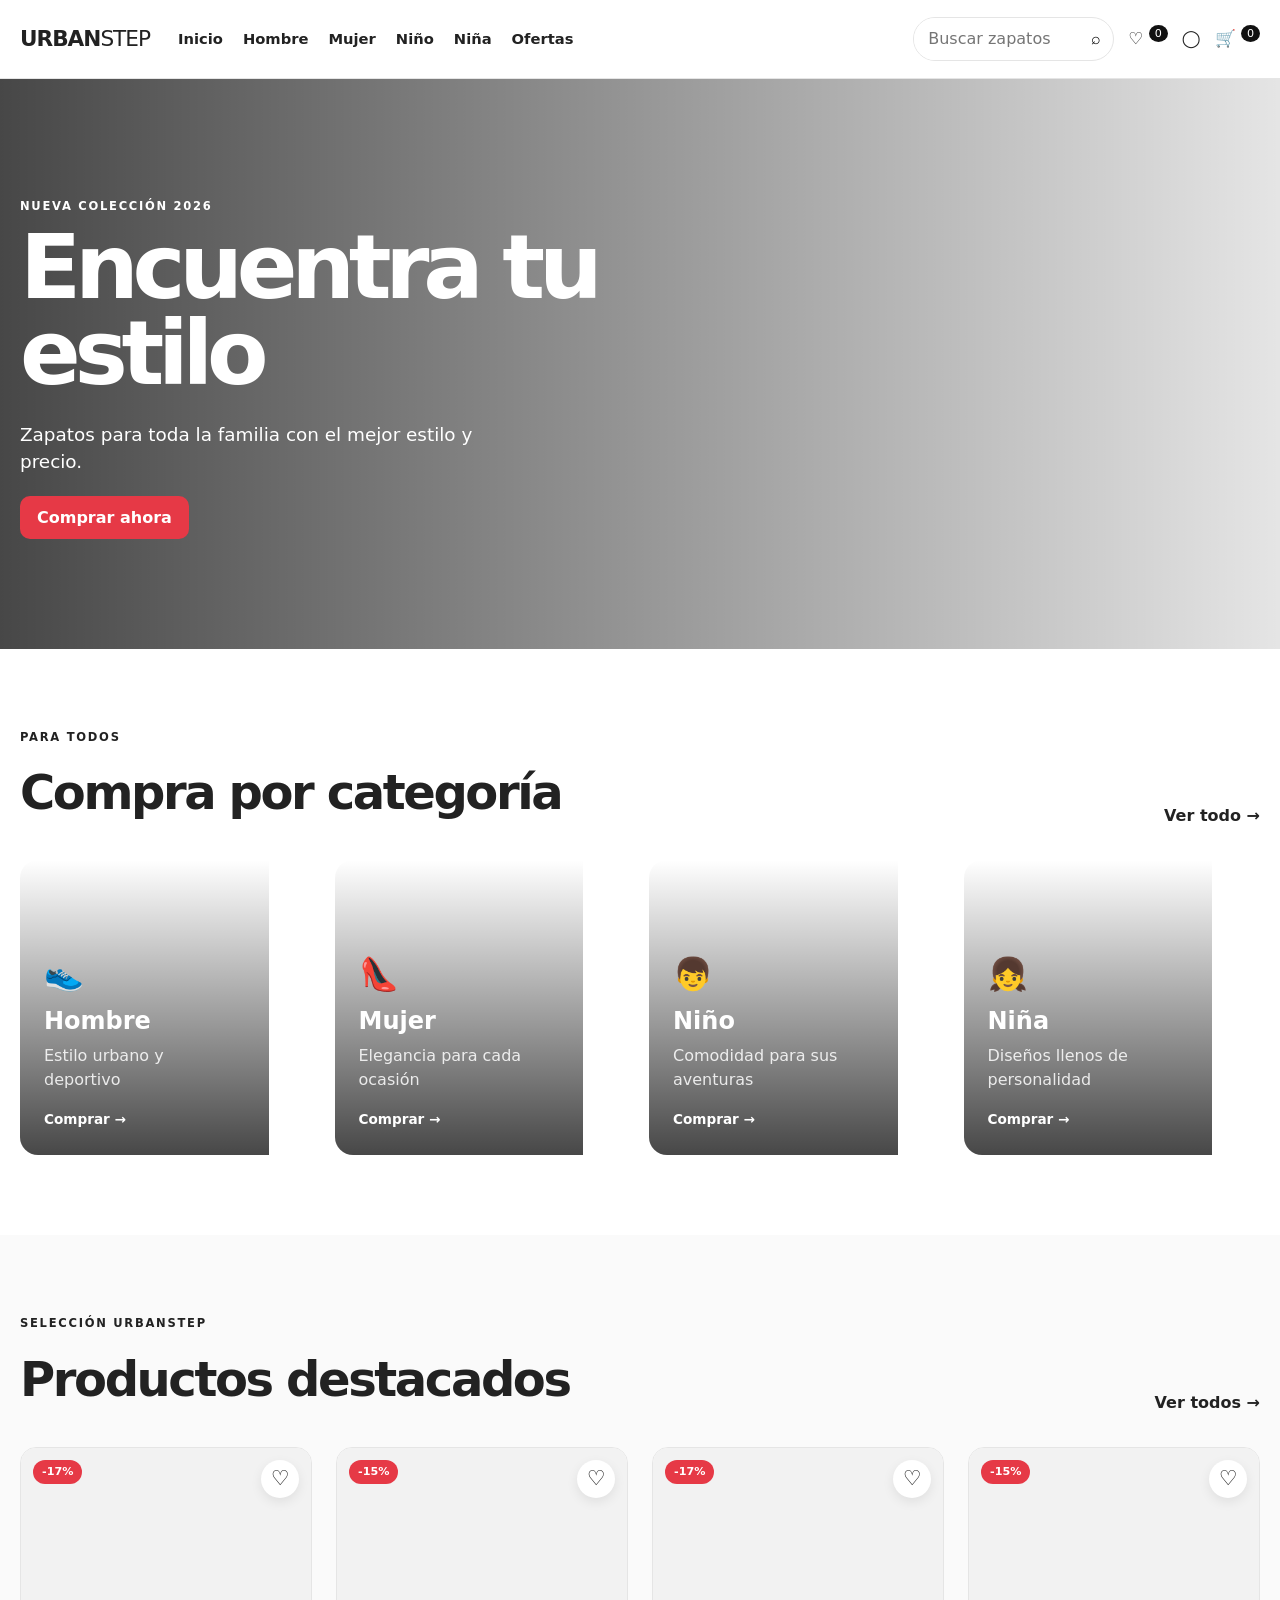
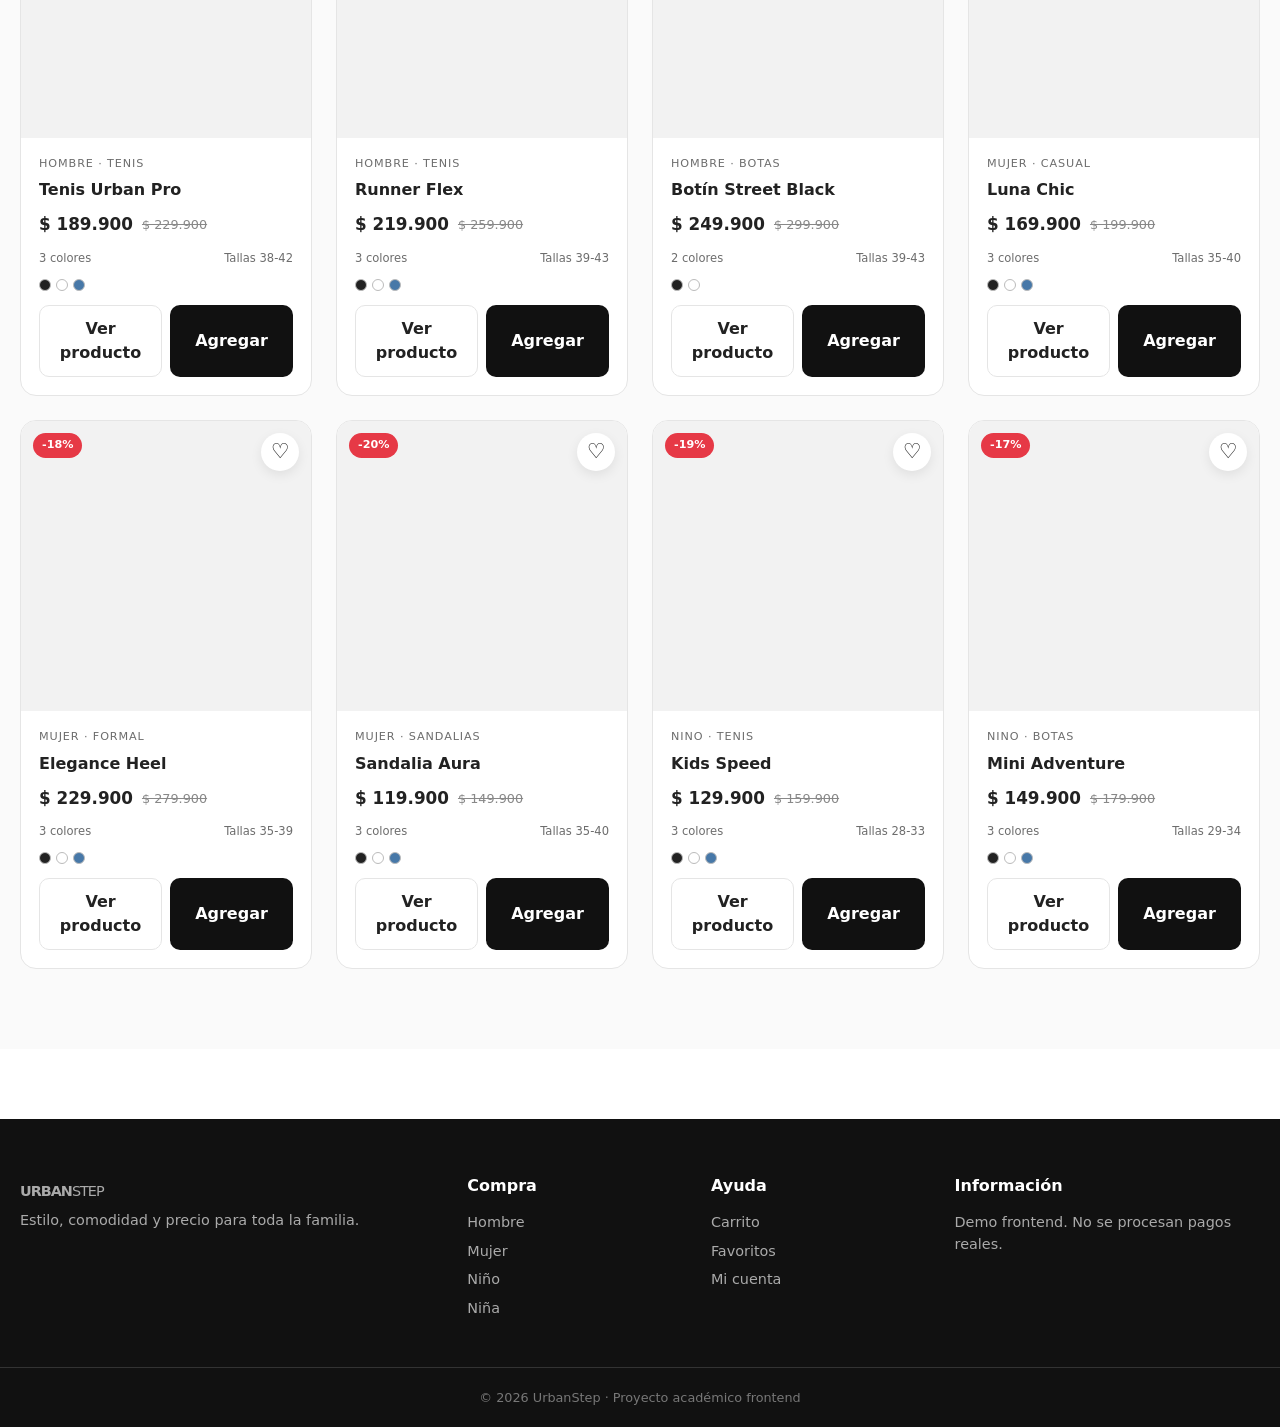
<file: index.html>
<!doctype html>
<html lang="es">
  <head>
    <meta charset="UTF-8" />
    <meta name="viewport" content="width=device-width, initial-scale=1.0" />
    <meta
      name="description"
      content="Encuentra zapatos para hombre, mujer, niño y niña con estilo, comodidad y excelentes precios."
    />
    <title>UrbanStep | Zapatos para toda la familia</title>
    <link rel="stylesheet" href="css/estilos.css" />
  </head>
  <body>
    <div id="toast" class="toast"></div>
    <header class="site-header">
      <div class="container header-inner">
        <a class="logo" href="index.html" aria-label="UrbanStep inicio"
          >URBAN<span>STEP</span></a
        >
        <button class="menu-toggle" id="menu-toggle" aria-label="Abrir menú">
          ☰
        </button>
        <nav id="main-nav" class="main-nav" aria-label="Navegación principal">
          <a href="index.html">Inicio</a>
          <a href="productos.html?categoria=hombre">Hombre</a>
          <a href="productos.html?categoria=mujer">Mujer</a>
          <a href="productos.html?categoria=nino">Niño</a>
          <a href="productos.html?categoria=nina">Niña</a>
          <a href="productos.html?oferta=1">Ofertas</a>
        </nav>
        <div class="header-actions">
          <form class="search-box" id="header-search">
            <input
              id="header-search-input"
              type="search"
              placeholder="Buscar zapatos..."
              aria-label="Buscar zapatos"
            />
            <button type="submit" aria-label="Buscar">⌕</button>
          </form>
          <a href="favoritos.html" class="icon-link" aria-label="Favoritos"
            >♡ <span id="favorites-count">0</span></a
          >
          <a href="login.html" class="icon-link" aria-label="Usuario">◯</a>
          <a
            href="carrito.html"
            class="icon-link cart-link"
            aria-label="Carrito"
            >🛒 <span id="cart-count">0</span></a
          >
        </div>
      </div>
    </header>

    <main>
      <section class="hero">
        <div class="container hero-content">
          <p class="eyebrow">NUEVA COLECCIÓN 2026</p>
          <h1>Encuentra tu estilo</h1>
          <p>Zapatos para toda la familia con el mejor estilo y precio.</p>
          <a class="btn btn-primary" href="productos.html">Comprar ahora</a>
        </div>
      </section>

      <section class="section container">
        <div class="section-heading">
          <div>
            <p class="eyebrow">PARA TODOS</p>
            <h2>Compra por categoría</h2>
          </div>
          <a href="productos.html" class="text-link">Ver todo →</a>
        </div>
        <div class="category-grid">
          <a
            class="category-card category-men"
            href="productos.html?categoria=hombre"
          >
            <div>
              <span>👟</span>
              <h3>Hombre</h3>
              <p>Estilo urbano y deportivo</p>
              <strong>Comprar →</strong>
            </div>
          </a>
          <a
            class="category-card category-women"
            href="productos.html?categoria=mujer"
          >
            <div>
              <span>👠</span>
              <h3>Mujer</h3>
              <p>Elegancia para cada ocasión</p>
              <strong>Comprar →</strong>
            </div>
          </a>
          <a
            class="category-card category-boy"
            href="productos.html?categoria=nino"
          >
            <div>
              <span>👦</span>
              <h3>Niño</h3>
              <p>Comodidad para sus aventuras</p>
              <strong>Comprar →</strong>
            </div>
          </a>
          <a
            class="category-card category-girl"
            href="productos.html?categoria=nina"
          >
            <div>
              <span>👧</span>
              <h3>Niña</h3>
              <p>Diseños llenos de personalidad</p>
              <strong>Comprar →</strong>
            </div>
          </a>
        </div>
      </section>

      <section class="section section-soft">
        <div class="container">
          <div class="section-heading">
            <div>
              <p class="eyebrow">SELECCIÓN URBANSTEP</p>
              <h2>Productos destacados</h2>
            </div>
            <a href="productos.html" class="text-link">Ver todos →</a>
          </div>
          <div id="productos-destacados" class="product-grid"></div>
        </div>
      </section>
    </main>

    <footer class="footer">
      <div class="container footer-grid">
        <div>
          <a class="logo logo-footer" href="index.html"
            >URBAN<span>STEP</span></a
          >
          <p>Estilo, comodidad y precio para toda la familia.</p>
        </div>
        <div>
          <h4>Compra</h4>
          <a href="productos.html?categoria=hombre">Hombre</a
          ><a href="productos.html?categoria=mujer">Mujer</a
          ><a href="productos.html?categoria=nino">Niño</a
          ><a href="productos.html?categoria=nina">Niña</a>
        </div>
        <div>
          <h4>Ayuda</h4>
          <a href="carrito.html">Carrito</a
          ><a href="favoritos.html">Favoritos</a
          ><a href="login.html">Mi cuenta</a>
        </div>
        <div>
          <h4>Información</h4>
          <p>Demo frontend. No se procesan pagos reales.</p>
        </div>
      </div>
      <div class="footer-bottom">
        © 2026 UrbanStep · Proyecto académico frontend
      </div>
    </footer>

    <script src="js/productos.js"></script>
    <script src="js/app.js"></script>
    <script>
      document.addEventListener("DOMContentLoaded", () => {
        renderProductGrid(
          productos.filter((p) => p.destacado).slice(0, 8),
          "productos-destacados",
        );
      });
    </script>
  </body>
</html>
</file>
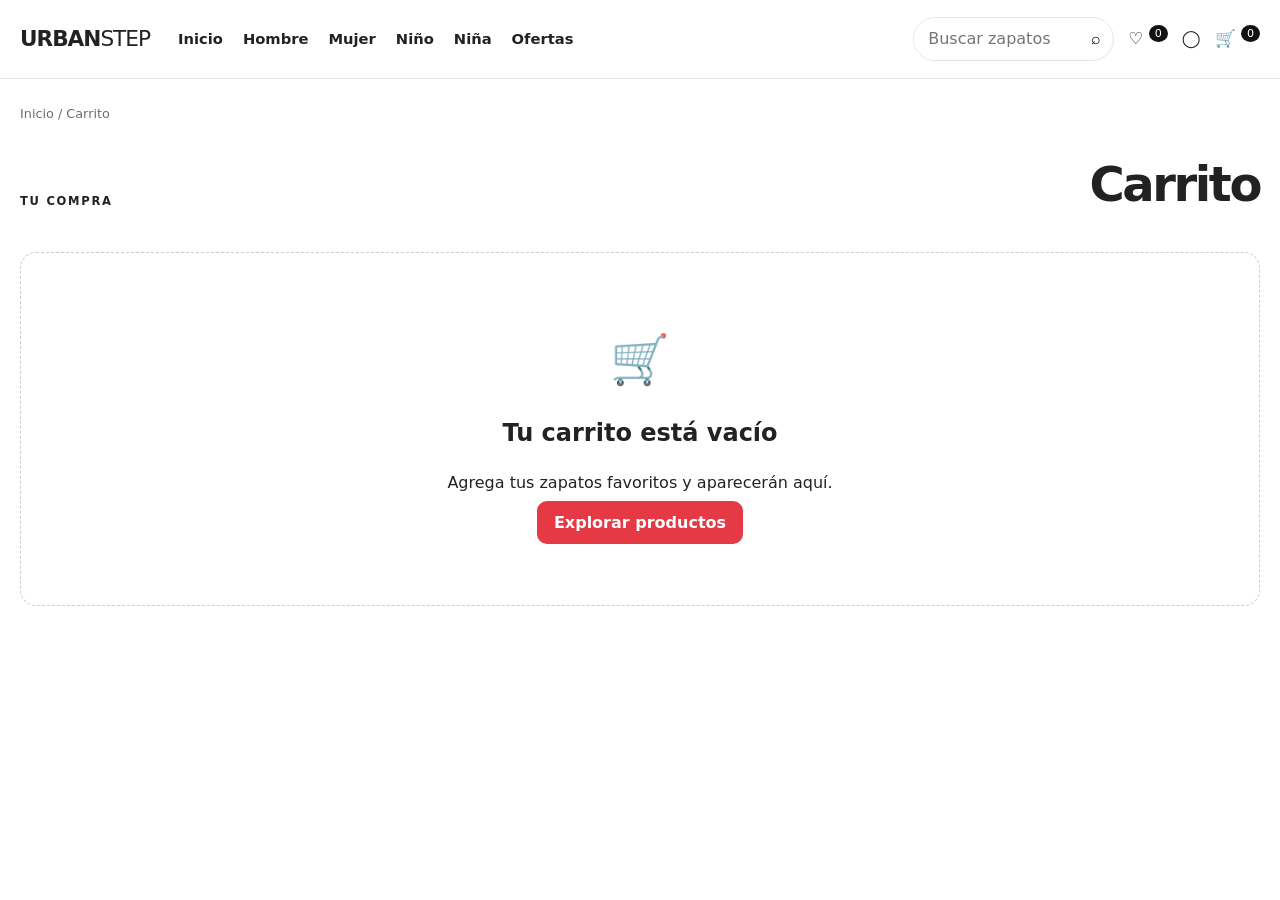
<file: carrito.html>
<!doctype html>
<html lang="es">
  <head>
    <meta charset="UTF-8" />
    <meta name="viewport" content="width=device-width, initial-scale=1.0" />
    <meta name="description" content="Carrito de compras UrbanStep." />
    <title>Carrito | UrbanStep</title>
    <link rel="stylesheet" href="css/estilos.css" />
  </head>
  <body>
    <div id="toast" class="toast"></div>
    <header class="site-header">
      <div class="container header-inner">
        <a class="logo" href="index.html">URBAN<span>STEP</span></a
        ><button class="menu-toggle" id="menu-toggle">☰</button>
        <nav id="main-nav" class="main-nav">
          <a href="index.html">Inicio</a
          ><a href="productos.html?categoria=hombre">Hombre</a
          ><a href="productos.html?categoria=mujer">Mujer</a
          ><a href="productos.html?categoria=nino">Niño</a
          ><a href="productos.html?categoria=nina">Niña</a
          ><a href="productos.html?oferta=1">Ofertas</a>
        </nav>
        <div class="header-actions">
          <form class="search-box" id="header-search">
            <input
              id="header-search-input"
              type="search"
              placeholder="Buscar zapatos..."
            /><button>⌕</button>
          </form>
          <a href="favoritos.html" class="icon-link"
            >♡ <span id="favorites-count">0</span></a
          ><a href="login.html" class="icon-link">◯</a
          ><a href="carrito.html" class="icon-link"
            >🛒 <span id="cart-count">0</span></a
          >
        </div>
      </div>
    </header>
    <main class="container cart-page">
      <div class="breadcrumb"><a href="index.html">Inicio</a> / Carrito</div>
      <div class="page-heading">
        <p class="eyebrow">TU COMPRA</p>
        <h1>Carrito</h1>
      </div>
      <div id="cart-content"></div>
    </main>
    <script src="js/productos.js"></script>
    <script src="js/app.js"></script>
    <script src="js/carrito.js"></script>
  </body>
</html>
</file>
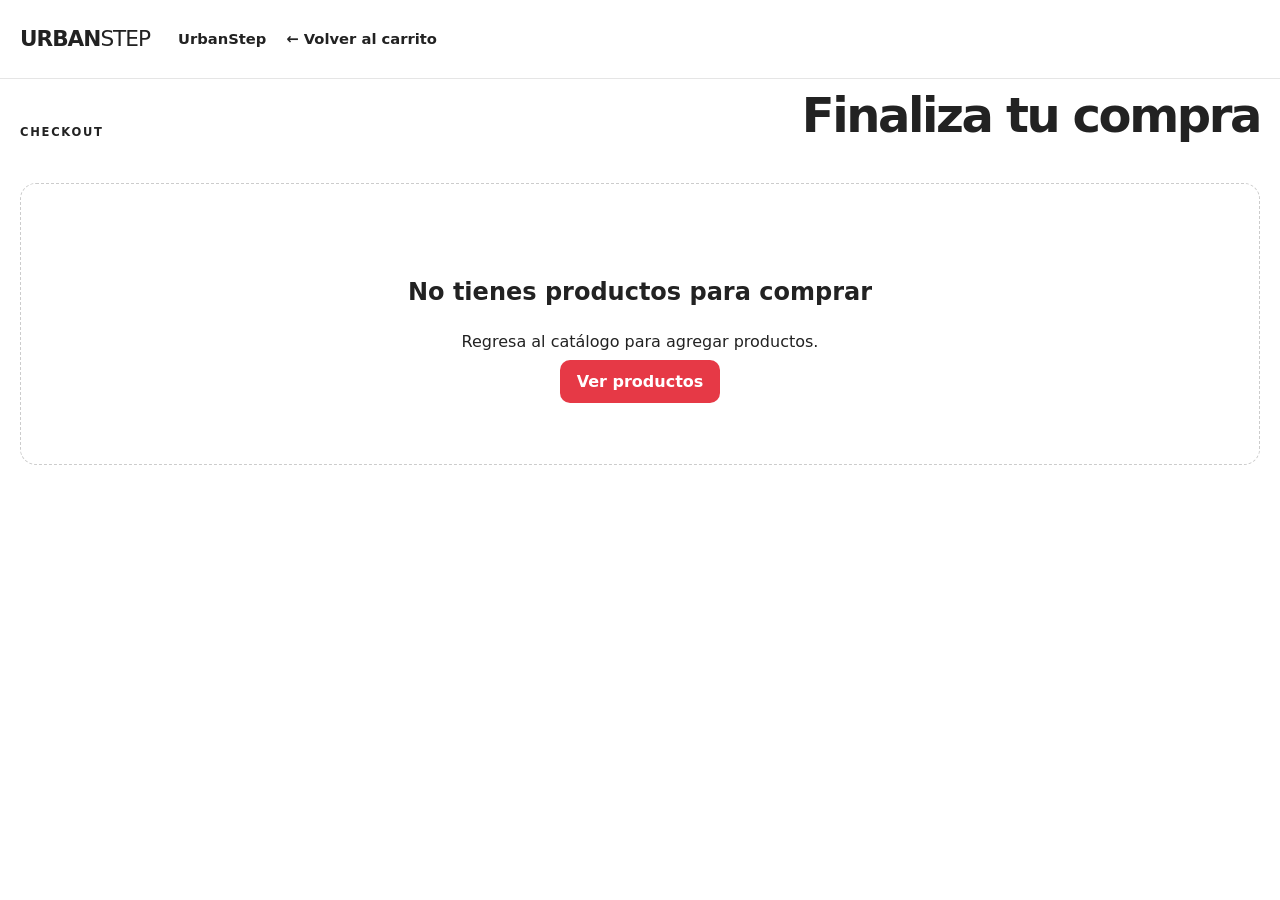
<file: checkout.html>
<!doctype html>
<html lang="es">
  <head>
    <meta charset="UTF-8" />
    <meta name="viewport" content="width=device-width, initial-scale=1.0" />
    <meta name="description" content="Finaliza tu compra en UrbanStep." />
    <title>Checkout | UrbanStep</title>
    <link rel="stylesheet" href="css/estilos.css" />
  </head>
  <body>
    <div id="toast" class="toast"></div>
    <header class="site-header">
      <div class="container header-inner">
        <a class="logo" href="index.html">URBAN<span>STEP</span></a>
        <nav class="main-nav checkout-nav">
          <a href="index.html">UrbanStep</a
          ><a href="carrito.html">← Volver al carrito</a>
        </nav>
      </div>
    </header>
    <main class="container checkout-page">
      <div class="page-heading">
        <p class="eyebrow">CHECKOUT</p>
        <h1>Finaliza tu compra</h1>
      </div>
      <div id="checkout-alert" class="form-alert"></div>
      <div id="checkout-success" class="success-screen hidden"></div>
      <div id="checkout-layout" class="checkout-layout">
        <form id="checkout-form" class="checkout-form" novalidate>
          <section class="form-card">
            <h2>1. Información personal</h2>
            <div class="form-grid two">
              <label
                >Nombre<input
                  name="nombre"
                  required
                  autocomplete="given-name" /><small
                  class="field-error"
                ></small></label
              ><label
                >Apellido<input
                  name="apellido"
                  required
                  autocomplete="family-name" /><small
                  class="field-error"
                ></small></label
              ><label
                >Correo<input
                  name="correo"
                  type="email"
                  required
                  autocomplete="email" /><small
                  class="field-error"
                ></small></label
              ><label
                >Teléfono<input
                  name="telefono"
                  inputmode="tel"
                  required
                  autocomplete="tel" /><small class="field-error"></small
              ></label>
            </div>
          </section>
          <section class="form-card">
            <h2>2. Dirección de entrega</h2>
            <div class="form-grid two">
              <label
                >Departamento<select name="departamento" required>
                  <option value="">Selecciona</option>
                  <option>Santander</option>
                  <option>Antioquia</option>
                  <option>Cundinamarca</option>
                  <option>Atlántico</option>
                  <option>Valle del Cauca</option>
                  <option>Bolívar</option>
                  <option>Norte de Santander</option></select
                ><small class="field-error"></small></label
              ><label
                >Ciudad<input name="ciudad" required /><small
                  class="field-error"
                ></small></label
              ><label class="full"
                >Dirección<input
                  name="direccion"
                  required
                  autocomplete="street-address" /><small
                  class="field-error"
                ></small></label
              ><label
                >Código postal<input
                  name="postal"
                  inputmode="numeric"
                  required /><small class="field-error"></small
              ></label>
            </div>
          </section>
          <section class="form-card">
            <h2>3. Método de pago</h2>
            <div class="payment-methods">
              <label class="payment-option"
                ><input type="radio" name="pago" value="tarjeta" checked /><span
                  >💳 <strong>Tarjeta</strong
                  ><small>Crédito o débito</small></span
                ></label
              ><label class="payment-option"
                ><input type="radio" name="pago" value="pse" /><span
                  >🏦 <strong>PSE</strong
                  ><small>Pago seguro en línea</small></span
                ></label
              ><label class="payment-option"
                ><input type="radio" name="pago" value="nequi" /><span
                  >📱 <strong>Nequi</strong
                  ><small>Billetera digital</small></span
                ></label
              ><label class="payment-option"
                ><input type="radio" name="pago" value="transferencia" /><span
                  >🔁 <strong>Transferencia</strong
                  ><small>Transferencia bancaria</small></span
                ></label
              >
            </div>
            <div id="payment-extra" class="payment-extra"></div>
          </section>
          <button class="btn btn-primary btn-block btn-large" type="submit">
            Confirmar pedido
          </button>
          <p class="demo-note">Demo frontend: no se procesan pagos reales.</p>
        </form>
        <aside id="checkout-summary" class="summary-card"></aside>
      </div>
    </main>
    <script src="js/productos.js"></script>
    <script src="js/app.js"></script>
    <script src="js/checkout.js"></script>
  </body>
</html>
</file>
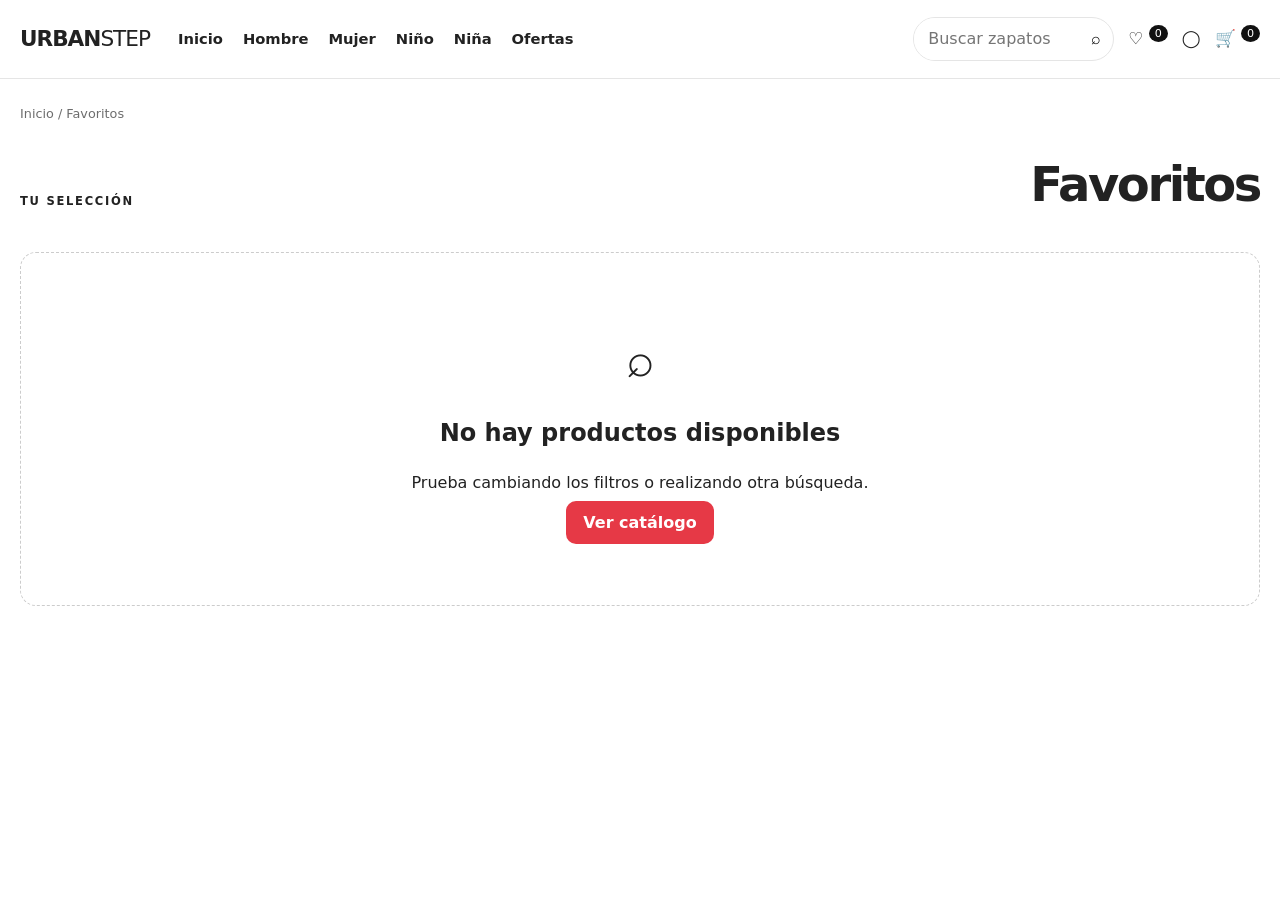
<file: favoritos.html>
<!doctype html>
<html lang="es">
  <head>
    <meta charset="UTF-8" />
    <meta name="viewport" content="width=device-width, initial-scale=1.0" />
    <meta name="description" content="Tus zapatos favoritos en UrbanStep." />
    <title>Favoritos | UrbanStep</title>
    <link rel="stylesheet" href="css/estilos.css" />
  </head>
  <body>
    <div id="toast" class="toast"></div>
    <header class="site-header">
      <div class="container header-inner">
        <a class="logo" href="index.html">URBAN<span>STEP</span></a
        ><button class="menu-toggle" id="menu-toggle">☰</button>
        <nav id="main-nav" class="main-nav">
          <a href="index.html">Inicio</a
          ><a href="productos.html?categoria=hombre">Hombre</a
          ><a href="productos.html?categoria=mujer">Mujer</a
          ><a href="productos.html?categoria=nino">Niño</a
          ><a href="productos.html?categoria=nina">Niña</a
          ><a href="productos.html?oferta=1">Ofertas</a>
        </nav>
        <div class="header-actions">
          <form class="search-box" id="header-search">
            <input
              id="header-search-input"
              type="search"
              placeholder="Buscar zapatos..."
            /><button>⌕</button>
          </form>
          <a href="favoritos.html" class="icon-link"
            >♡ <span id="favorites-count">0</span></a
          ><a href="login.html" class="icon-link">◯</a
          ><a href="carrito.html" class="icon-link"
            >🛒 <span id="cart-count">0</span></a
          >
        </div>
      </div>
    </header>
    <main class="container favorites-page">
      <div class="breadcrumb"><a href="index.html">Inicio</a> / Favoritos</div>
      <div class="page-heading">
        <p class="eyebrow">TU SELECCIÓN</p>
        <h1>Favoritos</h1>
      </div>
      <div id="favorites-grid" class="product-grid"></div>
    </main>
    <script src="js/productos.js"></script>
    <script src="js/app.js"></script>
    <script>
      document.addEventListener("DOMContentLoaded", () => {
        const ids = getFavorites();
        const items = productos.filter((p) => ids.includes(p.id));
        renderProductGrid(items, "favorites-grid");
      });
    </script>
  </body>
</html>
</file>
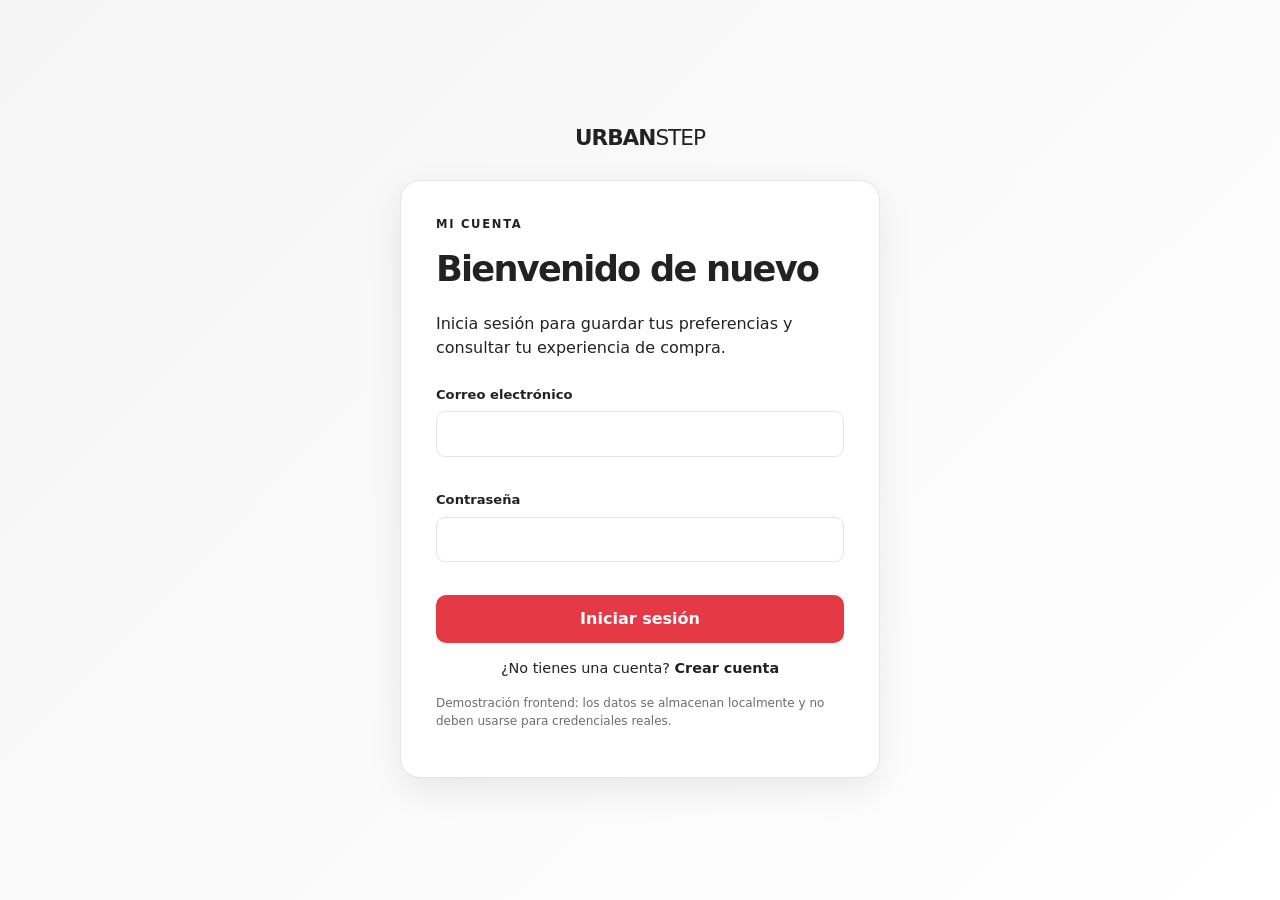
<file: login.html>
<!doctype html>
<html lang="es">
  <head>
    <meta charset="UTF-8" />
    <meta name="viewport" content="width=device-width, initial-scale=1.0" />
    <meta name="description" content="Inicia sesión en UrbanStep." />
    <title>Iniciar sesión | UrbanStep</title>
    <link rel="stylesheet" href="css/estilos.css" />
  </head>
  <body class="auth-body">
    <div id="toast" class="toast"></div>
    <main class="auth-page">
      <a class="logo auth-logo" href="index.html">URBAN<span>STEP</span></a>
      <div class="auth-card">
        <p class="eyebrow">MI CUENTA</p>
        <h1>Bienvenido de nuevo</h1>
        <p class="muted">
          Inicia sesión para guardar tus preferencias y consultar tu experiencia
          de compra.
        </p>
        <div id="auth-message" class="form-alert"></div>
        <form id="login-form" novalidate>
          <label
            >Correo electrónico<input
              id="login-email"
              type="email"
              required
              autocomplete="email" /><small class="field-error"></small></label
          ><label
            >Contraseña<input
              id="login-password"
              type="password"
              required
              autocomplete="current-password" /><small
              class="field-error"
            ></small></label
          ><button class="btn btn-primary btn-block" type="submit">
            Iniciar sesión
          </button>
        </form>
        <p class="auth-switch">
          ¿No tienes una cuenta? <a href="registro.html">Crear cuenta</a>
        </p>
        <p class="demo-note">
          Demostración frontend: los datos se almacenan localmente y no deben
          usarse para credenciales reales.
        </p>
      </div>
    </main>
    <script src="js/app.js"></script>
    <script src="js/auth.js"></script>
  </body>
</html>
</file>
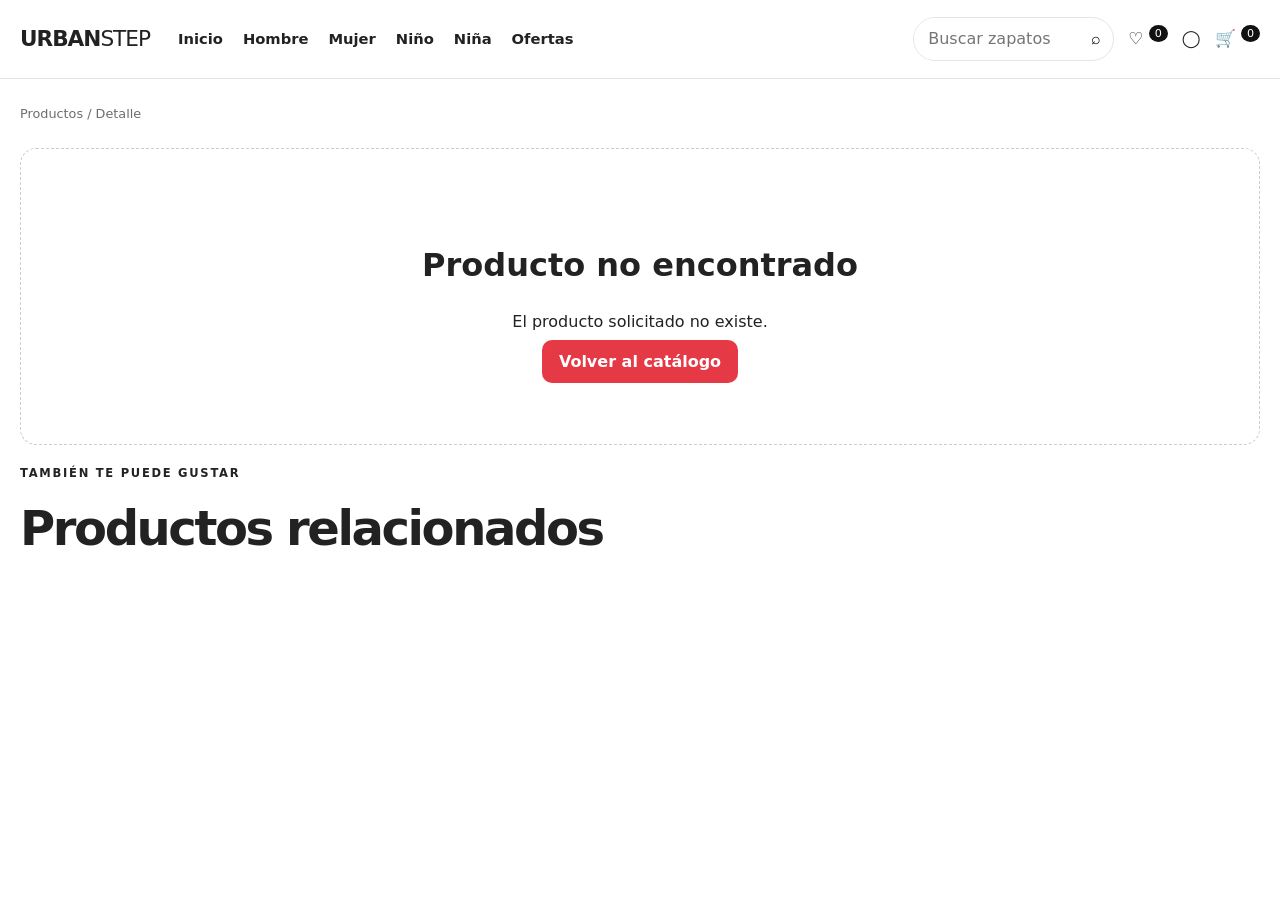
<file: producto.html>
<!doctype html>
<html lang="es">
  <head>
    <meta charset="UTF-8" />
    <meta name="viewport" content="width=device-width, initial-scale=1.0" />
    <meta name="description" content="Detalle de producto UrbanStep." />
    <title>Producto | UrbanStep</title>
    <link rel="stylesheet" href="css/estilos.css" />
  </head>
  <body>
    <div id="toast" class="toast"></div>
    <header class="site-header">
      <div class="container header-inner">
        <a class="logo" href="index.html">URBAN<span>STEP</span></a
        ><button class="menu-toggle" id="menu-toggle">☰</button>
        <nav id="main-nav" class="main-nav">
          <a href="index.html">Inicio</a
          ><a href="productos.html?categoria=hombre">Hombre</a
          ><a href="productos.html?categoria=mujer">Mujer</a
          ><a href="productos.html?categoria=nino">Niño</a
          ><a href="productos.html?categoria=nina">Niña</a
          ><a href="productos.html?oferta=1">Ofertas</a>
        </nav>
        <div class="header-actions">
          <form class="search-box" id="header-search">
            <input
              id="header-search-input"
              type="search"
              placeholder="Buscar zapatos..."
            /><button>⌕</button>
          </form>
          <a href="favoritos.html" class="icon-link"
            >♡ <span id="favorites-count">0</span></a
          ><a href="login.html" class="icon-link">◯</a
          ><a href="carrito.html" class="icon-link"
            >🛒 <span id="cart-count">0</span></a
          >
        </div>
      </div>
    </header>
    <main class="container product-detail-page">
      <div class="breadcrumb">
        <a href="productos.html">Productos</a> / Detalle
      </div>
      <div id="product-detail"></div>
      <section class="section related-section">
        <div class="section-heading">
          <div>
            <p class="eyebrow">TAMBIÉN TE PUEDE GUSTAR</p>
            <h2>Productos relacionados</h2>
          </div>
        </div>
        <div id="related-products" class="product-grid"></div>
      </section>
    </main>
    <script src="js/productos.js"></script>
    <script src="js/app.js"></script>
    <script src="js/producto.js"></script>
  </body>
</html>
</file>
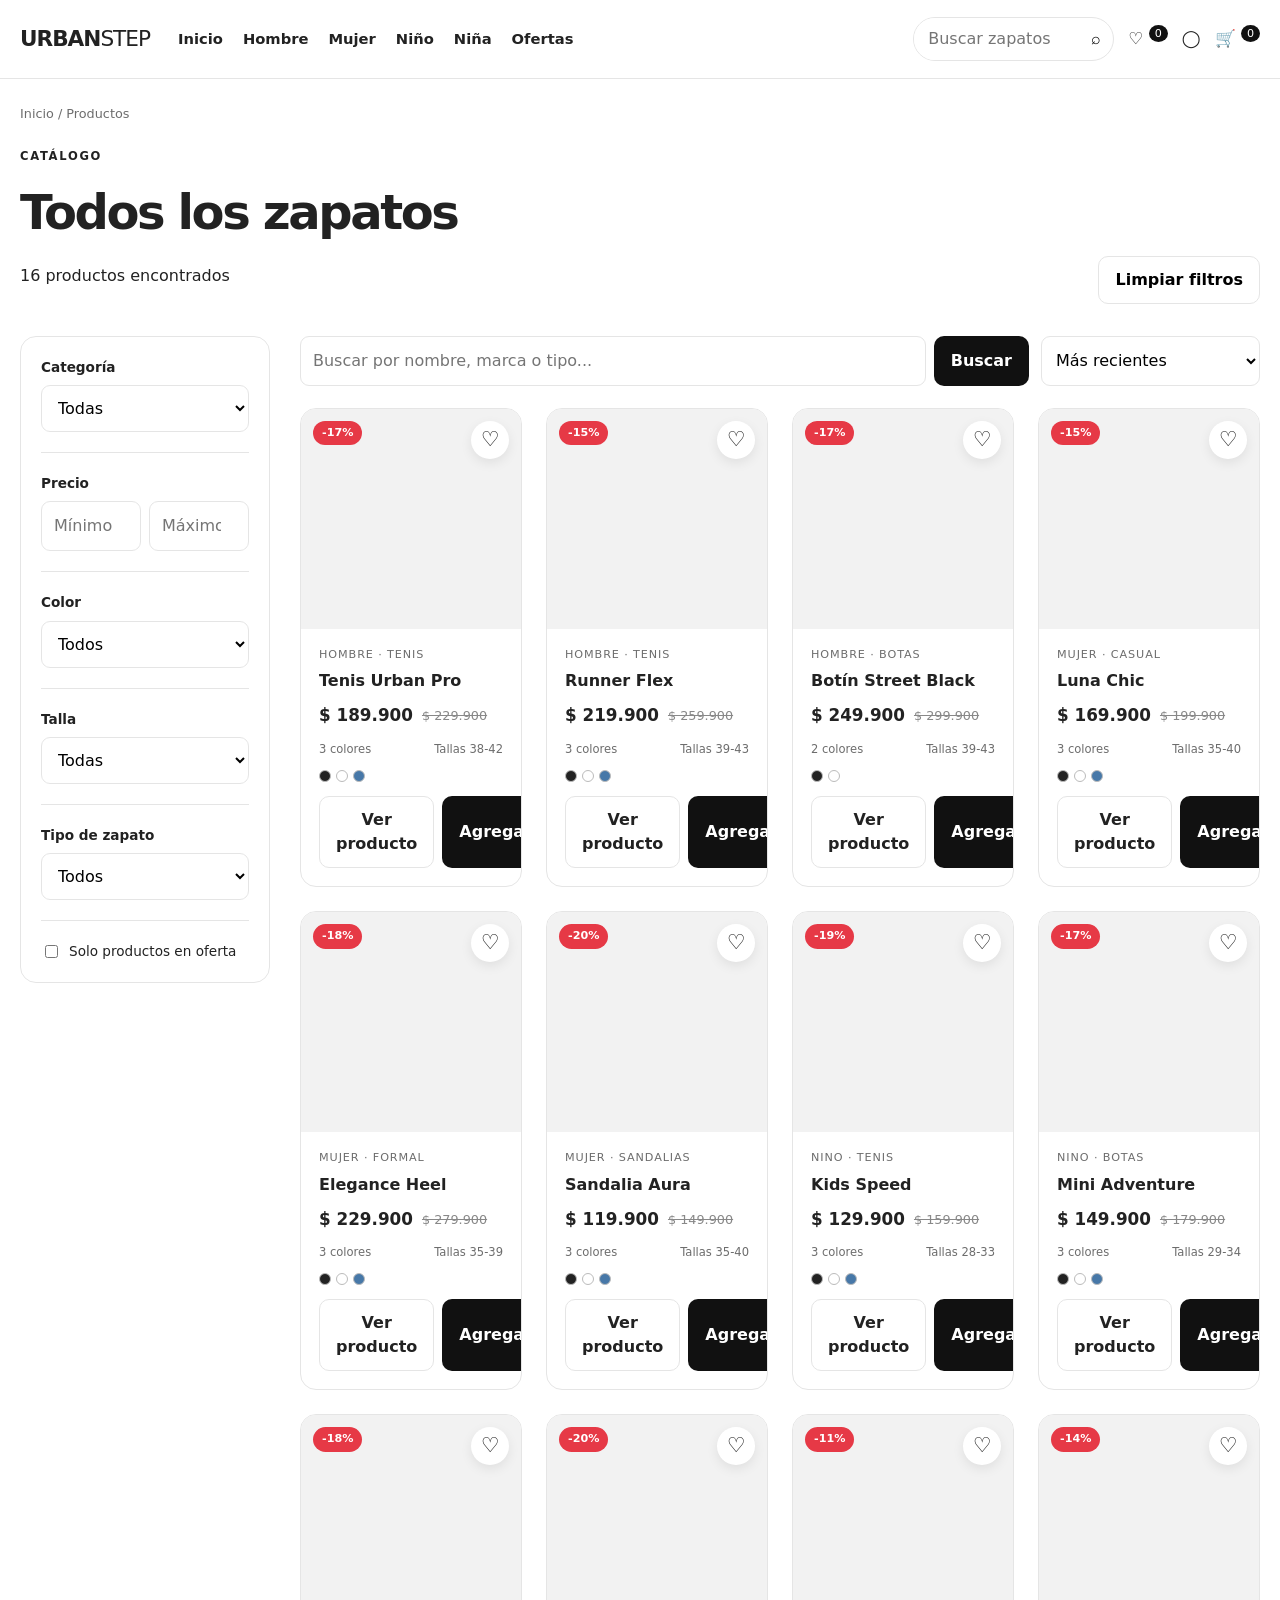
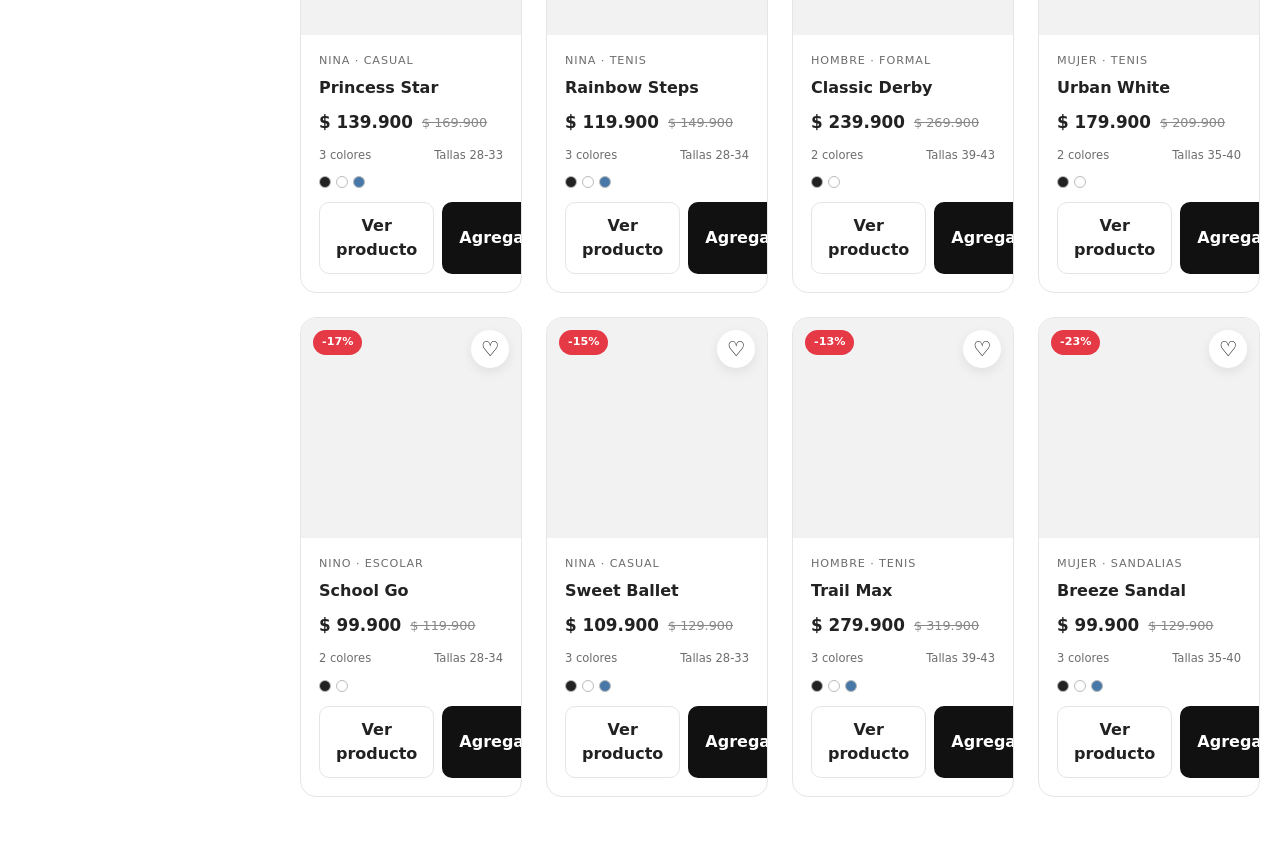
<file: productos.html>
<!doctype html>
<html lang="es">
  <head>
    <meta charset="UTF-8" />
    <meta name="viewport" content="width=device-width, initial-scale=1.0" />
    <meta
      name="description"
      content="Catálogo de zapatos UrbanStep con filtros, búsqueda y ordenamiento."
    />
    <title>Productos | UrbanStep</title>
    <link rel="stylesheet" href="css/estilos.css" />
  </head>
  <body>
    <div id="toast" class="toast"></div>
    <header class="site-header">
      <div class="container header-inner">
        <a class="logo" href="index.html">URBAN<span>STEP</span></a>
        <button class="menu-toggle" id="menu-toggle" aria-label="Abrir menú">
          ☰
        </button>
        <nav id="main-nav" class="main-nav">
          <a href="index.html">Inicio</a
          ><a href="productos.html?categoria=hombre">Hombre</a
          ><a href="productos.html?categoria=mujer">Mujer</a
          ><a href="productos.html?categoria=nino">Niño</a
          ><a href="productos.html?categoria=nina">Niña</a
          ><a href="productos.html?oferta=1">Ofertas</a>
        </nav>
        <div class="header-actions">
          <form class="search-box" id="header-search">
            <input
              id="header-search-input"
              type="search"
              placeholder="Buscar zapatos..."
              aria-label="Buscar"
            /><button>⌕</button>
          </form>
          <a href="favoritos.html" class="icon-link"
            >♡ <span id="favorites-count">0</span></a
          ><a href="login.html" class="icon-link">◯</a
          ><a href="carrito.html" class="icon-link"
            >🛒 <span id="cart-count">0</span></a
          >
        </div>
      </div>
    </header>

    <main class="container catalog-page">
      <div class="breadcrumb"><a href="index.html">Inicio</a> / Productos</div>
      <div class="catalog-title">
        <div>
          <p class="eyebrow">CATÁLOGO</p>
          <h1 id="catalog-title">Todos los zapatos</h1>
          <p id="product-count" class="muted"></p>
        </div>
        <button id="clear-filters" class="btn btn-outline">
          Limpiar filtros
        </button>
      </div>

      <div class="catalog-layout">
        <aside class="filters-panel">
          <div class="filter-mobile-head">
            <strong>Filtros</strong><button id="close-filters">×</button>
          </div>
          <div class="filter-group">
            <label for="filter-category">Categoría</label
            ><select id="filter-category">
              <option value="">Todas</option>
              <option value="hombre">Hombre</option>
              <option value="mujer">Mujer</option>
              <option value="nino">Niño</option>
              <option value="nina">Niña</option>
            </select>
          </div>
          <div class="filter-group">
            <label>Precio</label>
            <div class="price-inputs">
              <input
                id="min-price"
                type="number"
                min="0"
                placeholder="Mínimo"
              /><input
                id="max-price"
                type="number"
                min="0"
                placeholder="Máximo"
              />
            </div>
          </div>
          <div class="filter-group">
            <label for="filter-color">Color</label
            ><select id="filter-color">
              <option value="">Todos</option>
              <option>Negro</option>
              <option>Blanco</option>
              <option>Azul</option>
              <option>Rojo</option>
              <option>Rosa</option>
              <option>Beige</option>
              <option>Verde</option>
              <option>Gris</option>
            </select>
          </div>
          <div class="filter-group">
            <label for="filter-size">Talla</label
            ><select id="filter-size">
              <option value="">Todas</option>
              <option>28</option>
              <option>29</option>
              <option>30</option>
              <option>31</option>
              <option>32</option>
              <option>33</option>
              <option>34</option>
              <option>35</option>
              <option>36</option>
              <option>37</option>
              <option>38</option>
              <option>39</option>
              <option>40</option>
              <option>41</option>
              <option>42</option>
              <option>43</option>
            </select>
          </div>
          <div class="filter-group">
            <label for="filter-type">Tipo de zapato</label
            ><select id="filter-type">
              <option value="">Todos</option>
              <option>Tenis</option>
              <option>Botas</option>
              <option>Sandalias</option>
              <option>Casual</option>
              <option>Formal</option>
              <option>Escolar</option>
            </select>
          </div>
          <label class="check-row"
            ><input id="filter-discount" type="checkbox" /> Solo productos en
            oferta</label
          >
        </aside>

        <section class="catalog-results">
          <div class="catalog-toolbar">
            <button id="open-filters" class="btn btn-outline mobile-only">
              ☰ Filtros
            </button>
            <form id="catalog-search" class="catalog-search">
              <input
                id="search-input"
                type="search"
                placeholder="Buscar por nombre, marca o tipo..."
              /><button class="btn btn-dark">Buscar</button>
            </form>
            <select id="sort-products" aria-label="Ordenar productos">
              <option value="recent">Más recientes</option>
              <option value="priceAsc">Precio menor a mayor</option>
              <option value="priceDesc">Precio mayor a menor</option>
              <option value="discount">Mayor descuento</option>
            </select>
          </div>
          <div id="catalog-grid" class="product-grid"></div>
        </section>
      </div>
    </main>

    <script src="js/productos.js"></script>
    <script src="js/app.js"></script>
    <script>
      const params = new URLSearchParams(location.search);
      const state = {
        category: params.get("categoria") || "",
        search: params.get("q") || "",
        offer: params.get("oferta") === "1",
        min: "",
        max: "",
        color: "",
        size: "",
        type: "",
        discount: false,
        sort: "recent",
      };

      const $ = (id) => document.getElementById(id);
      const categoryNames = {
        hombre: "Hombre",
        mujer: "Mujer",
        nino: "Niño",
        nina: "Niña",
      };

      function applyCatalog() {
        let result = productos.filter((p) => {
          const text =
            `${p.nombre} ${p.marca} ${p.tipo} ${p.descripcion}`.toLowerCase();
          const searchOK =
            !state.search || text.includes(state.search.toLowerCase());
          const catOK = !state.category || p.categoria === state.category;
          const minOK = !state.min || p.precio >= Number(state.min);
          const maxOK = !state.max || p.precio <= Number(state.max);
          const colorOK = !state.color || p.colores.includes(state.color);
          const sizeOK = !state.size || p.tallas.includes(Number(state.size));
          const typeOK = !state.type || p.tipo === state.type;
          const discountOK = !state.discount || p.descuento > 0;
          return (
            searchOK &&
            catOK &&
            minOK &&
            maxOK &&
            colorOK &&
            sizeOK &&
            typeOK &&
            discountOK
          );
        });

        if (state.sort === "priceAsc")
          result.sort((a, b) => a.precio - b.precio);
        if (state.sort === "priceDesc")
          result.sort((a, b) => b.precio - a.precio);
        if (state.sort === "discount")
          result.sort((a, b) => b.descuento - a.descuento);
        renderProductGrid(result, "catalog-grid");
        $("product-count").textContent =
          `${result.length} producto${result.length === 1 ? "" : "s"} encontrado${result.length === 1 ? "" : "s"}`;
        $("catalog-title").textContent = state.category
          ? categoryNames[state.category]
          : state.offer
            ? "Ofertas"
            : "Todos los zapatos";
      }

      function syncControls() {
        $("filter-category").value = state.category;
        $("search-input").value = state.search;
        $("filter-discount").checked = state.discount || state.offer;
      }

      document.addEventListener("DOMContentLoaded", () => {
        syncControls();
        applyCatalog();

        $("catalog-search").addEventListener("submit", (e) => {
          e.preventDefault();
          state.search = $("search-input").value.trim();
          applyCatalog();
        });
        $("filter-category").addEventListener("change", (e) => {
          state.category = e.target.value;
          applyCatalog();
        });
        $("min-price").addEventListener("input", (e) => {
          state.min = e.target.value;
          applyCatalog();
        });
        $("max-price").addEventListener("input", (e) => {
          state.max = e.target.value;
          applyCatalog();
        });
        $("filter-color").addEventListener("change", (e) => {
          state.color = e.target.value;
          applyCatalog();
        });
        $("filter-size").addEventListener("change", (e) => {
          state.size = e.target.value;
          applyCatalog();
        });
        $("filter-type").addEventListener("change", (e) => {
          state.type = e.target.value;
          applyCatalog();
        });
        $("filter-discount").addEventListener("change", (e) => {
          state.discount = e.target.checked;
          applyCatalog();
        });
        $("sort-products").addEventListener("change", (e) => {
          state.sort = e.target.value;
          applyCatalog();
        });
        $("clear-filters").addEventListener("click", () => {
          Object.assign(state, {
            category: "",
            search: "",
            offer: false,
            min: "",
            max: "",
            color: "",
            size: "",
            type: "",
            discount: false,
            sort: "recent",
          });
          syncControls();
          applyCatalog();
        });
        $("open-filters").addEventListener("click", () =>
          $("filters-panel").classList.add("open"),
        );
        $("close-filters").addEventListener("click", () =>
          $("filters-panel").classList.remove("open"),
        );
      });
      $("filters-panel")?.classList.remove("open");
    </script>
  </body>
</html>
</file>
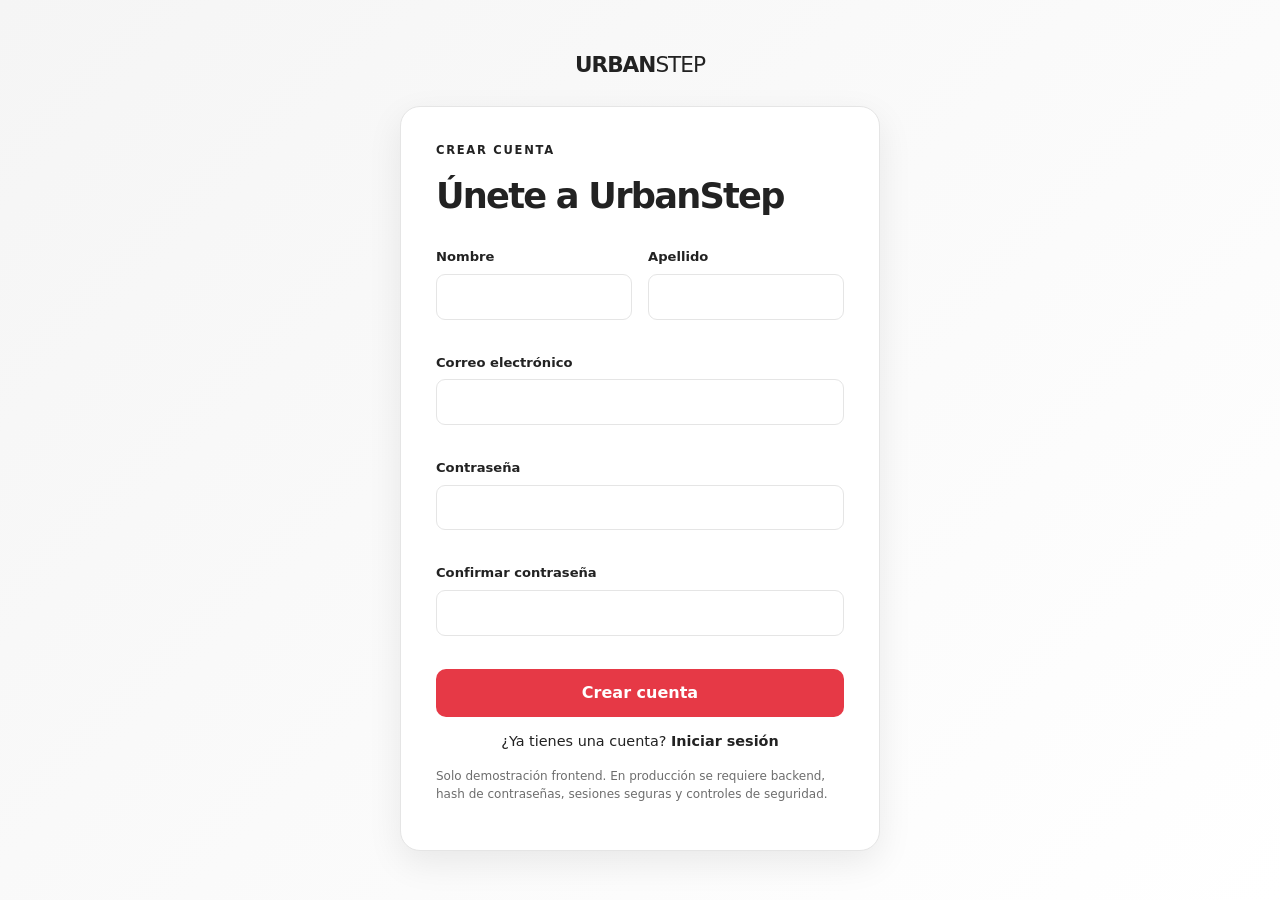
<file: registro.html>
<!doctype html>
<html lang="es">
  <head>
    <meta charset="UTF-8" />
    <meta name="viewport" content="width=device-width, initial-scale=1.0" />
    <meta name="description" content="Crea tu cuenta UrbanStep." />
    <title>Registro | UrbanStep</title>
    <link rel="stylesheet" href="css/estilos.css" />
  </head>
  <body class="auth-body">
    <div id="toast" class="toast"></div>
    <main class="auth-page">
      <a class="logo auth-logo" href="index.html">URBAN<span>STEP</span></a>
      <div class="auth-card">
        <p class="eyebrow">CREAR CUENTA</p>
        <h1>Únete a UrbanStep</h1>
        <div id="auth-message" class="form-alert"></div>
        <form id="register-form" novalidate>
          <div class="form-grid two">
            <label
              >Nombre<input
                id="reg-name"
                required
                autocomplete="given-name" /><small
                class="field-error"
              ></small></label
            ><label
              >Apellido<input
                id="reg-lastname"
                required
                autocomplete="family-name" /><small class="field-error"></small
            ></label>
          </div>
          <label
            >Correo electrónico<input
              id="reg-email"
              type="email"
              required
              autocomplete="email" /><small class="field-error"></small></label
          ><label
            >Contraseña<input
              id="reg-password"
              type="password"
              minlength="6"
              required
              autocomplete="new-password" /><small
              class="field-error"
            ></small></label
          ><label
            >Confirmar contraseña<input
              id="reg-confirm"
              type="password"
              required
              autocomplete="new-password" /><small
              class="field-error"
            ></small></label
          ><button class="btn btn-primary btn-block" type="submit">
            Crear cuenta
          </button>
        </form>
        <p class="auth-switch">
          ¿Ya tienes una cuenta? <a href="login.html">Iniciar sesión</a>
        </p>
        <p class="demo-note">
          Solo demostración frontend. En producción se requiere backend, hash de
          contraseñas, sesiones seguras y controles de seguridad.
        </p>
      </div>
    </main>
    <script src="js/app.js"></script>
    <script src="js/auth.js"></script>
  </body>
</html>
</file>
<file: css/estilos.css>
:root{
  --primary:#111111;--secondary:#f5f5f5;--accent:#e63946;--text:#222222;--white:#fff;
  --muted:#6d6d6d;--border:#e5e5e5;--soft:#fafafa;--shadow:0 12px 35px rgba(0,0,0,.08);
  --radius:18px;--max:1240px;
}
*{box-sizing:border-box}html{scroll-behavior:smooth}body{margin:0;font-family:Inter,ui-sans-serif,system-ui,-apple-system,BlinkMacSystemFont,"Segoe UI",sans-serif;color:var(--text);background:#fff;line-height:1.5}a{color:inherit;text-decoration:none}button,input,select{font:inherit}button{cursor:pointer}.container{width:min(var(--max),calc(100% - 40px));margin:auto}.site-header{position:sticky;top:0;z-index:50;background:rgba(255,255,255,.96);backdrop-filter:blur(12px);border-bottom:1px solid var(--border)}.header-inner{min-height:78px;display:flex;align-items:center;gap:28px}.logo{font-size:1.35rem;font-weight:900;letter-spacing:-1px;white-space:nowrap}.logo span{font-weight:400}.main-nav{display:flex;align-items:center;gap:20px;font-size:.92rem;font-weight:650;flex:1}.main-nav a{position:relative;padding:28px 0}.main-nav a:hover{color:var(--accent)}.header-actions{display:flex;align-items:center;gap:14px}.search-box{display:flex;border:1px solid var(--border);border-radius:999px;overflow:hidden;background:#fff}.search-box input{border:0;outline:0;width:165px;padding:9px 14px}.search-box button{border:0;background:transparent;padding:0 12px}.icon-link{font-size:1.05rem;white-space:nowrap}.icon-link span{font-size:.7rem;background:var(--primary);color:#fff;border-radius:50%;padding:2px 6px;vertical-align:top}.menu-toggle{display:none;border:0;background:transparent;font-size:1.5rem}.hero{min-height:570px;display:flex;align-items:center;background:linear-gradient(90deg,rgba(0,0,0,.72),rgba(0,0,0,.1)),url("https://images.unsplash.com/photo-1495555961986-6d4c1ecb7be3?auto=format&fit=crop&w=1800&q=85") center/cover}.hero-content{color:#fff;padding:90px 0}.eyebrow{font-size:.72rem;letter-spacing:.15em;font-weight:800;margin:0 0 10px}.hero h1{font-size:clamp(3rem,7vw,6rem);line-height:.95;letter-spacing:-.07em;max-width:700px;margin:0 0 25px}.hero p:not(.eyebrow){font-size:1.15rem;max-width:520px;margin-bottom:30px}.section{padding:80px 0}.section-soft{background:var(--soft)}.section-heading,.catalog-title,.page-heading{display:flex;justify-content:space-between;align-items:end;gap:20px;margin-bottom:32px}.section-heading h2,.catalog-title h1,.page-heading h1{margin:0;font-size:clamp(2rem,4vw,3rem);letter-spacing:-.05em}.text-link{font-weight:700}.text-link:hover{color:var(--accent)}.category-grid{display:grid;grid-template-columns:repeat(4,1fr);gap:18px}.category-card{min-height:260px;border-radius:var(--radius);overflow:hidden;display:flex;align-items:end;padding:24px;color:#fff;background-size:cover;background-position:center;transition:transform .3s ease,box-shadow .3s}.category-card:hover{transform:translateY(-5px);box-shadow:var(--shadow)}.category-card>div{width:100%;background:linear-gradient(transparent,rgba(0,0,0,.72));margin:-24px;padding:90px 24px 24px}.category-card span{font-size:2rem}.category-card h3{font-size:1.5rem;margin:5px 0}.category-card p{margin:0 0 15px;opacity:.85}.category-card strong{font-size:.85rem}.category-men{background-image:url("https://images.unsplash.com/photo-1542291026-7eec264c27ff?auto=format&fit=crop&w=800&q=80")}.category-women{background-image:url("https://images.unsplash.com/photo-1543163521-1bf539c55dd2?auto=format&fit=crop&w=800&q=80")}.category-boy{background-image:url("https://images.unsplash.com/photo-1514989940723-e8e51635b782?auto=format&fit=crop&w=800&q=80")}.category-girl{background-image:url("https://images.unsplash.com/photo-1600185365483-26d7a4cc7519?auto=format&fit=crop&w=800&q=80")}.product-grid{display:grid;grid-template-columns:repeat(4,1fr);gap:24px}.product-card{background:#fff;border:1px solid var(--border);border-radius:16px;overflow:hidden;transition:transform .25s,box-shadow .25s}.product-card:hover{transform:translateY(-4px);box-shadow:var(--shadow)}.product-image-wrap{position:relative;aspect-ratio:1/1;background:#f2f2f2;overflow:hidden}.product-image-link,.product-image-link img{width:100%;height:100%;display:block}.product-image-link img{object-fit:cover;transition:transform .4s}.product-card:hover .product-image-link img{transform:scale(1.04)}.discount{display:inline-block;background:var(--accent);color:#fff;border-radius:999px;padding:4px 9px;font-size:.7rem;font-weight:800}.product-image-wrap>.discount{position:absolute;left:12px;top:12px}.favorite-btn,.favorite-large{border:0;background:#fff;color:#111;border-radius:50%;width:38px;height:38px;font-size:1.3rem;display:grid;place-items:center}.favorite-btn{position:absolute;right:12px;top:12px;box-shadow:0 4px 12px rgba(0,0,0,.08)}.favorite-btn.active,.favorite-large.active{color:var(--accent)}.product-info{padding:18px}.product-category{font-size:.7rem;text-transform:uppercase;letter-spacing:.08em;color:var(--muted);margin:0 0 6px}.product-info h3{font-size:1rem;margin:0 0 10px}.product-info h3 a:hover{color:var(--accent)}.product-price{display:flex;align-items:center;gap:9px}.product-price strong{font-size:1.05rem}.product-price del,.detail-price del{font-size:.8rem;color:#888}.product-meta{display:flex;justify-content:space-between;color:var(--muted);font-size:.72rem;margin-top:12px}.color-dots{display:flex;gap:5px;margin:12px 0}.color-dot{width:12px;height:12px;border-radius:50%;border:1px solid #bbb;background:#222}.color-dot:nth-child(2){background:#fff}.color-dot:nth-child(3){background:#4778a8}.color-dot:nth-child(4){background:#e63946}.card-actions{display:grid;grid-template-columns:1fr 1fr;gap:8px;margin-top:14px}.btn{border:1px solid transparent;border-radius:10px;padding:11px 16px;font-weight:750;text-align:center;transition:.2s}.btn-primary{background:var(--accent);color:#fff}.btn-primary:hover{filter:brightness(.92);transform:translateY(-1px)}.btn-dark{background:var(--primary);color:#fff}.btn-dark:hover{background:#333}.btn-outline{border-color:var(--border);background:#fff}.btn-outline:hover{border-color:#aaa;background:var(--secondary)}.btn-block{display:flex;width:100%;justify-content:center}.btn-large{padding:14px 20px}.footer{margin-top:70px;background:#111;color:#eee;padding:55px 0 0}.footer-grid{display:grid;grid-template-columns:2fr 1fr 1fr 1.5fr;gap:40px}.footer a,.footer p{display:block;color:#aaa;margin:7px 0;font-size:.9rem}.footer h4{margin:0 0 14px;color:#fff}.logo-footer{color:#fff}.footer-bottom{text-align:center;border-top:1px solid #333;margin-top:40px;padding:20px;color:#777;font-size:.8rem}.toast{position:fixed;right:20px;bottom:20px;z-index:1000;background:#111;color:#fff;padding:14px 18px;border-radius:12px;opacity:0;transform:translateY(20px);pointer-events:none;transition:.3s;box-shadow:var(--shadow)}.toast.show{opacity:1;transform:translateY(0)}.toast.error{background:var(--accent)}.breadcrumb{font-size:.8rem;color:var(--muted);padding:25px 0}.breadcrumb a:hover{color:var(--accent)}.catalog-page,.product-detail-page,.cart-page,.favorites-page,.checkout-page{padding-bottom:50px}.catalog-layout{display:grid;grid-template-columns:250px 1fr;gap:30px}.filters-panel{border:1px solid var(--border);border-radius:16px;padding:20px;height:max-content;position:sticky;top:100px}.filter-group{padding-bottom:20px;margin-bottom:20px;border-bottom:1px solid var(--border)}.filter-group label{display:block;font-weight:700;font-size:.85rem;margin-bottom:8px}.filter-group select,.filter-group input,.catalog-search input,.form-card input,.form-card select,.auth-card input{width:100%;padding:12px;border:1px solid var(--border);border-radius:9px;background:#fff;outline:none}.filter-group select:focus,.filter-group input:focus,.catalog-search input:focus,.form-card input:focus,.form-card select:focus,.auth-card input:focus{border-color:#999}.price-inputs{display:grid;grid-template-columns:1fr 1fr;gap:8px}.check-row{font-size:.85rem;display:flex;gap:8px}.catalog-toolbar{display:flex;gap:12px;margin-bottom:22px}.catalog-search{display:flex;flex:1;gap:8px}.catalog-search input{flex:1}.catalog-toolbar>select{border:1px solid var(--border);border-radius:9px;padding:0 10px;background:#fff}.filter-mobile-head,.mobile-only{display:none}.detail-layout{display:grid;grid-template-columns:1.05fr .95fr;gap:60px;padding:30px 0 70px}.main-detail-image{aspect-ratio:1/1;border-radius:20px;overflow:hidden;background:#f3f3f3}.main-detail-image img{width:100%;height:100%;object-fit:cover}.thumbs{display:flex;gap:10px;margin-top:12px}.thumb{width:75px;height:75px;padding:0;border:2px solid var(--primary);border-radius:10px;overflow:hidden;background:#fff}.thumb img{width:100%;height:100%;object-fit:cover}.detail-info h1{font-size:clamp(2.4rem,5vw,4rem);line-height:1;letter-spacing:-.06em;margin:0 0 12px}.detail-rating{font-size:.9rem;margin-bottom:22px}.detail-rating span{color:var(--muted);margin-left:8px}.detail-price{display:flex;align-items:center;gap:12px;margin:15px 0}.detail-price strong{font-size:2rem}.detail-description{font-size:1rem;color:#555}.detail-specs{display:grid;gap:8px;padding:20px 0;border-top:1px solid var(--border);border-bottom:1px solid var(--border);font-size:.9rem}.selector-block{margin-top:22px}.selector-label{margin-bottom:10px}.color-options,.size-options{display:flex;flex-wrap:wrap;gap:8px}.color-choice,.size-choice{background:#fff;border:1px solid var(--border);padding:10px 14px;border-radius:8px}.color-choice.selected,.size-choice.selected{border-color:var(--primary);box-shadow:inset 0 0 0 1px var(--primary)}.quantity-row{display:flex;align-items:center;justify-content:space-between;margin:24px 0}.quantity-control{display:flex;align-items:center;border:1px solid var(--border);border-radius:9px;overflow:hidden}.quantity-control button{width:38px;height:38px;border:0;background:#fff;font-size:1.1rem}.quantity-control span{min-width:35px;text-align:center}.detail-actions{display:grid;grid-template-columns:1fr 1fr 48px;gap:9px}.favorite-large{border:1px solid var(--border);width:48px;height:48px}.stock-note{color:#238636;font-size:.85rem}.related-section{padding-top:20px}.cart-layout{display:grid;grid-template-columns:1fr 350px;gap:30px}.cart-items{border:1px solid var(--border);border-radius:16px;overflow:hidden}.cart-top{display:flex;justify-content:space-between;padding:20px;border-bottom:1px solid var(--border)}.text-button{border:0;background:transparent;font-weight:700}.danger{color:var(--accent)}.cart-item{display:grid;grid-template-columns:110px 1fr auto auto 30px;gap:18px;align-items:center;padding:18px;border-bottom:1px solid var(--border)}.cart-item:last-child{border:0}.cart-item-image{width:110px;height:110px;border-radius:10px;overflow:hidden;background:#eee}.cart-item-image img{width:100%;height:100%;object-fit:cover}.cart-item-info h3{margin:4px 0;font-size:1rem}.cart-item-info p:not(.product-category){font-size:.85rem;color:#555}.unit-price{font-size:.8rem;color:#777}.cart-subtotal{white-space:nowrap}.remove-item{border:0;background:transparent;font-size:1.5rem;color:#777}.summary-card{border:1px solid var(--border);border-radius:16px;padding:24px;height:max-content;position:sticky;top:100px}.summary-card h2{margin-top:0}.summary-line,.summary-total{display:flex;justify-content:space-between;gap:15px;margin:12px 0}.summary-total{font-size:1.25rem}.summary-card hr{border:0;border-top:1px solid var(--border);margin:20px 0}.saving{color:#238636}.free-shipping{background:#f0faf2;padding:10px;border-radius:8px;color:#26713b;font-size:.8rem}.empty-state{text-align:center;padding:70px 20px;border:1px dashed #ccc;border-radius:16px;grid-column:1/-1}.empty-icon{font-size:3rem;margin-bottom:10px}.checkout-layout{display:grid;grid-template-columns:1fr 380px;gap:30px;align-items:start}.checkout-form{display:grid;gap:18px}.form-card{border:1px solid var(--border);border-radius:16px;padding:24px}.form-card h2{font-size:1.2rem;margin:0 0 20px}.form-grid{display:grid;gap:16px}.form-grid.two{grid-template-columns:1fr 1fr}.form-grid .full{grid-column:1/-1}.form-card label,.auth-card label{font-size:.82rem;font-weight:700}.form-card input,.form-card select,.auth-card input{margin-top:7px}.field-error{display:block;color:var(--accent);font-size:.72rem;margin-top:4px;min-height:14px}.invalid{border-color:var(--accent)!important}.payment-methods{display:grid;grid-template-columns:repeat(2,1fr);gap:10px}.payment-option{border:1px solid var(--border);border-radius:12px;padding:14px;display:flex;gap:10px;align-items:flex-start;cursor:pointer}.payment-option:has(input:checked){border-color:var(--primary);box-shadow:inset 0 0 0 1px var(--primary)}.payment-option span{display:grid;gap:2px}.payment-option small{color:var(--muted)}.payment-extra{margin-top:15px}.payment-demo-fields{display:grid;grid-template-columns:2fr 1fr 1fr;gap:10px}.payment-demo-fields label{font-size:.8rem}.payment-demo-fields input{width:100%;margin-top:5px;padding:10px;border:1px solid var(--border);border-radius:8px}.demo-payment,.demo-note{color:var(--muted);font-size:.75rem}.mini-product{display:grid;grid-template-columns:55px 1fr auto;gap:10px;align-items:center;margin:12px 0}.mini-product img{width:55px;height:55px;object-fit:cover;border-radius:8px}.mini-product div{display:grid}.mini-product small{color:var(--muted)}.form-alert{color:var(--accent);font-size:.85rem;margin:8px 0}.form-alert.success{color:#238636}.success-screen{text-align:center;padding:80px 20px;border:1px solid var(--border);border-radius:20px;box-shadow:var(--shadow)}.success-icon{width:65px;height:65px;display:grid;place-items:center;border-radius:50%;background:#eaf7ed;color:#238636;font-size:2rem;margin:0 auto 20px}.order-number{margin:20px auto;padding:15px;background:var(--secondary);border-radius:10px;max-width:360px}.hidden{display:none!important}.auth-body{min-height:100vh;background:linear-gradient(135deg,#f5f5f5,#fff);display:grid;place-items:center;padding:30px}.auth-page{width:min(100%,480px)}.auth-logo{display:block;text-align:center;margin-bottom:25px}.auth-card{background:#fff;border:1px solid var(--border);border-radius:20px;padding:35px;box-shadow:var(--shadow)}.auth-card h1{font-size:2.2rem;letter-spacing:-.05em;margin:0 0 10px}.auth-card form{display:grid;gap:15px;margin-top:25px}.auth-switch{text-align:center;font-size:.9rem}.auth-switch a{font-weight:800}.auth-switch a:hover{color:var(--accent)}@media(max-width:1050px){.main-nav{gap:12px}.header-actions{gap:8px}.product-grid{grid-template-columns:repeat(3,1fr)}.category-grid{grid-template-columns:repeat(2,1fr)}.hero{min-height:500px}}@media(max-width:820px){.container{width:min(var(--max),calc(100% - 28px))}.header-inner{gap:12px}.menu-toggle{display:block;order:1}.logo{order:0}.main-nav{display:none;position:absolute;left:0;right:0;top:78px;background:#fff;border-bottom:1px solid var(--border);padding:10px 20px;flex-direction:column;align-items:flex-start}.main-nav.open{display:flex}.main-nav a{padding:10px 0;width:100%}.header-actions{margin-left:auto}.search-box{display:none}.icon-link{font-size:.95rem}.catalog-layout{display:block}.filters-panel{display:none;position:fixed;z-index:90;left:12px;right:12px;top:90px;max-height:80vh;overflow:auto;background:#fff}.filters-panel.open{display:block}.filter-mobile-head{display:flex;justify-content:space-between;margin-bottom:20px}.filter-mobile-head button{border:0;background:transparent;font-size:1.5rem}.mobile-only{display:block}.catalog-toolbar{flex-wrap:wrap}.catalog-toolbar>select{height:45px}.catalog-search{order:3;flex-basis:100%}.detail-layout,.cart-layout,.checkout-layout{grid-template-columns:1fr}.summary-card{position:static}.detail-layout{gap:30px}.footer-grid{grid-template-columns:1fr 1fr}}@media(max-width:600px){.hero{min-height:500px}.hero h1{font-size:3.5rem}.section{padding:55px 0}.section-heading,.catalog-title,.page-heading{align-items:flex-start;flex-direction:column}.category-grid{grid-template-columns:1fr 1fr;gap:10px}.category-card{min-height:210px;padding:15px}.category-card>div{margin:-15px;padding:80px 15px 15px}.product-grid{grid-template-columns:repeat(2,1fr);gap:12px}.product-info{padding:12px}.product-info h3{font-size:.9rem}.product-meta{display:none}.card-actions{grid-template-columns:1fr}.card-actions .btn-outline{display:none}.cart-item{grid-template-columns:75px 1fr auto;gap:10px}.cart-item-image{width:75px;height:75px}.cart-item-qty{grid-column:2}.cart-subtotal{grid-column:3;grid-row:2}.remove-item{grid-column:3;grid-row:1}.form-grid.two,.payment-methods,.payment-demo-fields{grid-template-columns:1fr}.form-grid .full{grid-column:auto}.auth-card{padding:25px}.detail-actions{grid-template-columns:1fr 1fr}.favorite-large{grid-column:1/-1;width:100%;border-radius:10px}.detail-price strong{font-size:1.6rem}.footer-grid{grid-template-columns:1fr 1fr}.footer-grid>div:first-child{grid-column:1/-1}}
</file>
